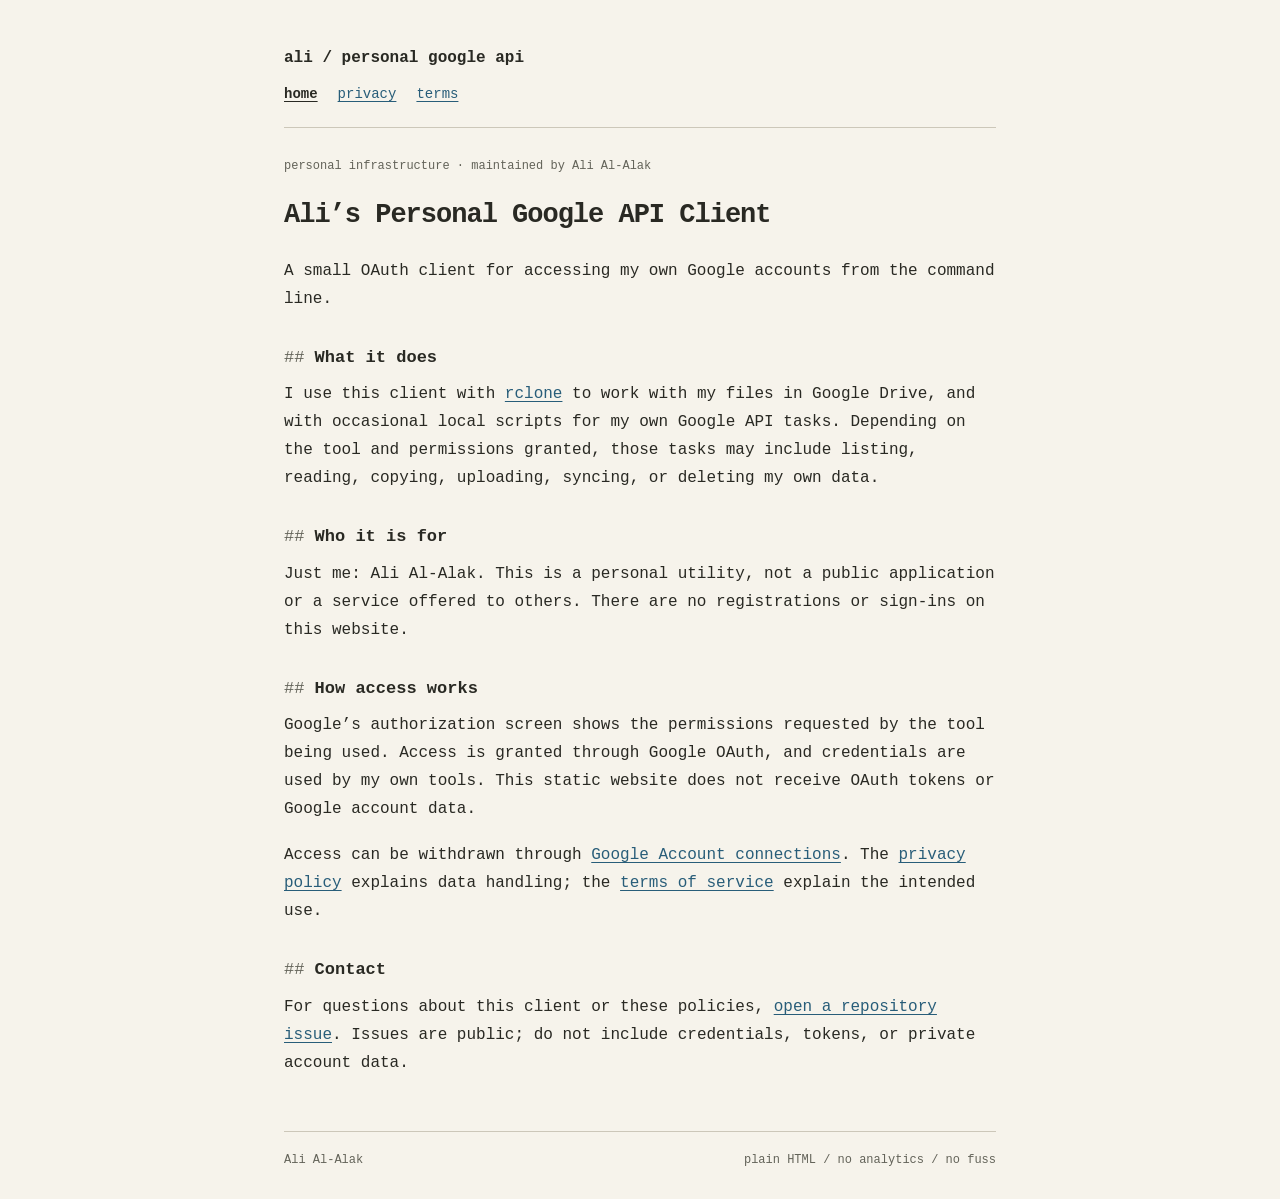
<file: index.html>
<!doctype html>
<html lang="en">
<head>
  <meta charset="utf-8">
  <meta name="viewport" content="width=device-width, initial-scale=1">
  <meta name="description" content="Ali’s Personal Google API Client: private command-line access to my own Google accounts using rclone and occasional scripts.">
  <title>Ali’s Personal Google API Client</title>
  <link rel="stylesheet" href="style.css">
</head>
<body>
  <header>
    <a class="site-name" href="./">ali / personal google api</a>
    <nav aria-label="Main navigation"><a href="./" aria-current="page">home</a><a href="privacy.html">privacy</a><a href="terms.html">terms</a></nav>
  </header>
  <main id="main">
    <p class="meta">personal infrastructure · maintained by Ali Al-Alak</p>
    <h1>Ali’s Personal Google API Client</h1>
    <p>A small OAuth client for accessing my own Google accounts from the command line.</p>
    <h2>What it does</h2>
    <p>I use this client with <a href="https://rclone.org/">rclone</a> to work with my files in Google Drive, and with occasional local scripts for my own Google API tasks. Depending on the tool and permissions granted, those tasks may include listing, reading, copying, uploading, syncing, or deleting my own data.</p>
    <h2>Who it is for</h2>
    <p>Just me: Ali Al-Alak. This is a personal utility, not a public application or a service offered to others. There are no registrations or sign-ins on this website.</p>
    <h2>How access works</h2>
    <p>Google’s authorization screen shows the permissions requested by the tool being used. Access is granted through Google OAuth, and credentials are used by my own tools. This static website does not receive OAuth tokens or Google account data.</p>
    <p>Access can be withdrawn through <a href="https://myaccount.google.com/connections">Google Account connections</a>. The <a href="privacy.html">privacy policy</a> explains data handling; the <a href="terms.html">terms of service</a> explain the intended use.</p>
    <h2>Contact</h2>
    <p>For questions about this client or these policies, <a href="https://github.com/a-alak/personal-google-api/issues/new">open a repository issue</a>. Issues are public; do not include credentials, tokens, or private account data.</p>
  </main>
  <footer><span>Ali Al-Alak</span><span>plain HTML / no analytics / no fuss</span></footer>
</body>
</html>
</file>
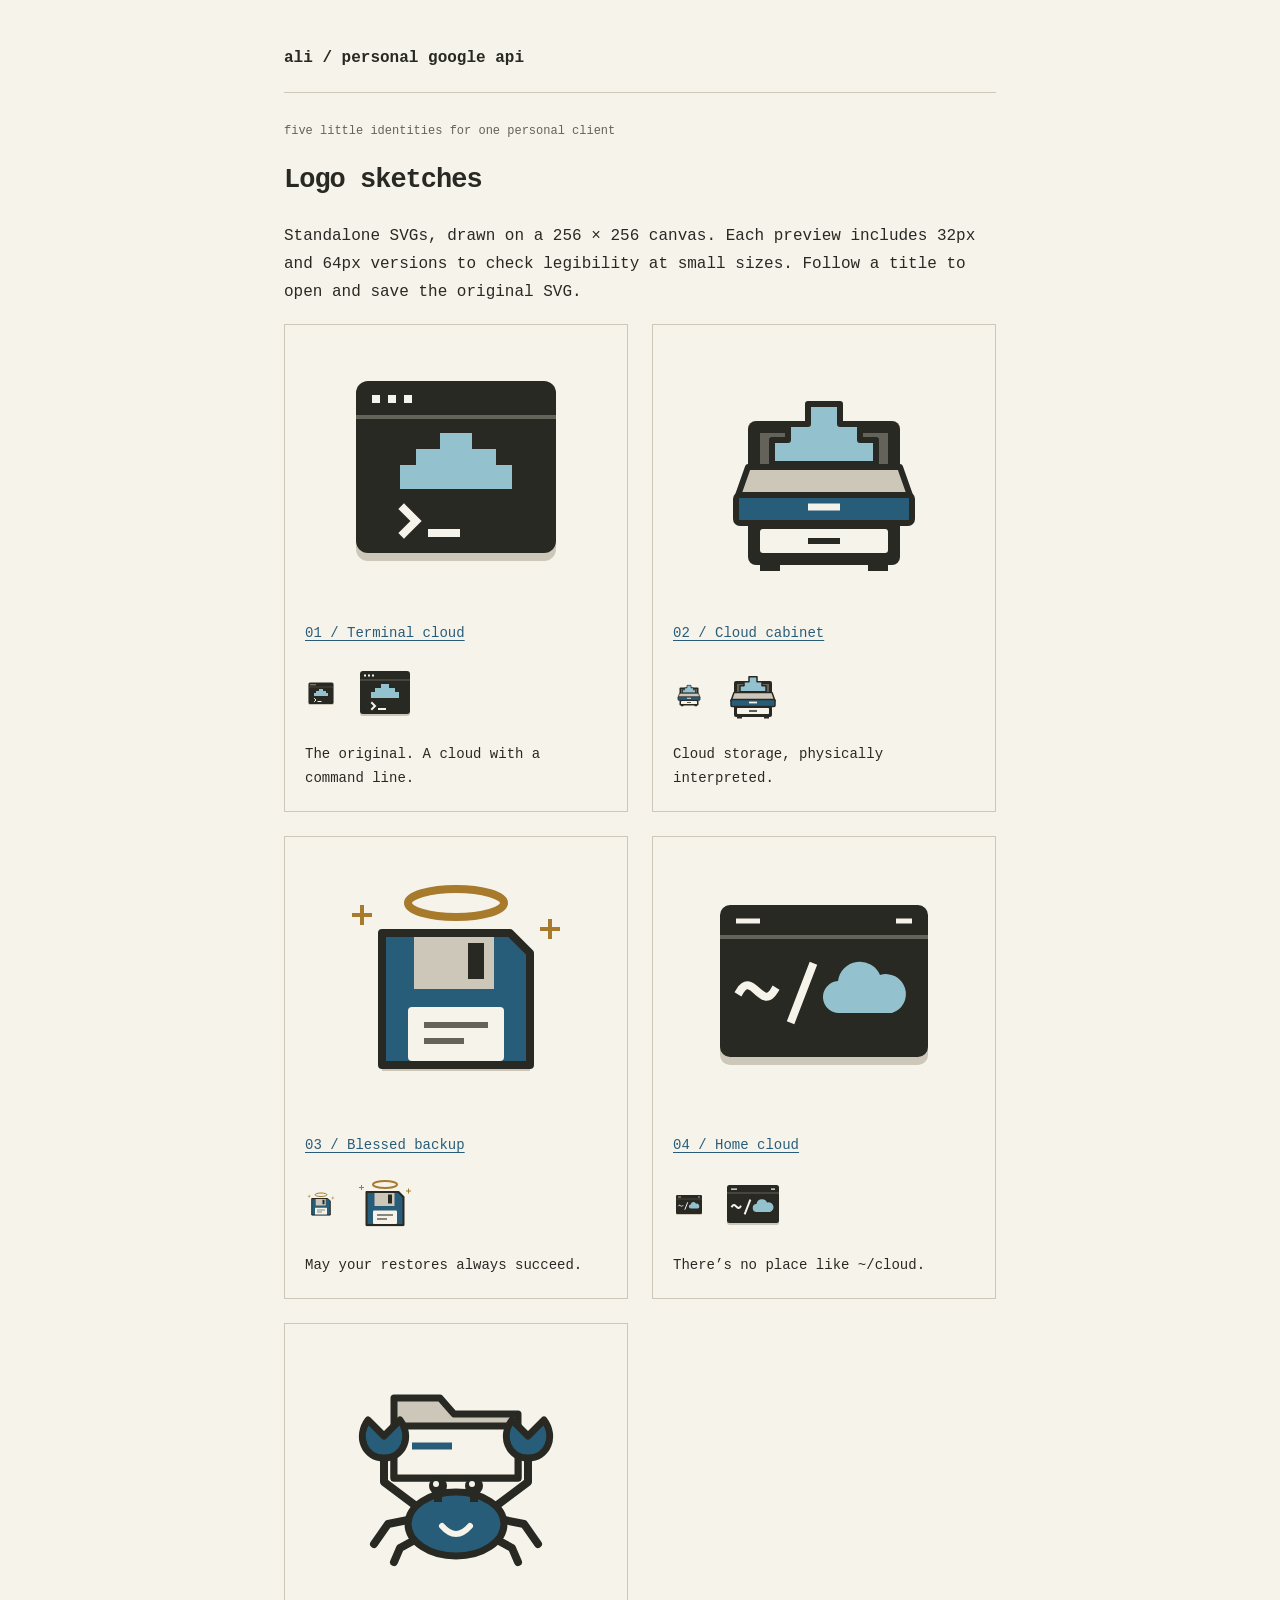
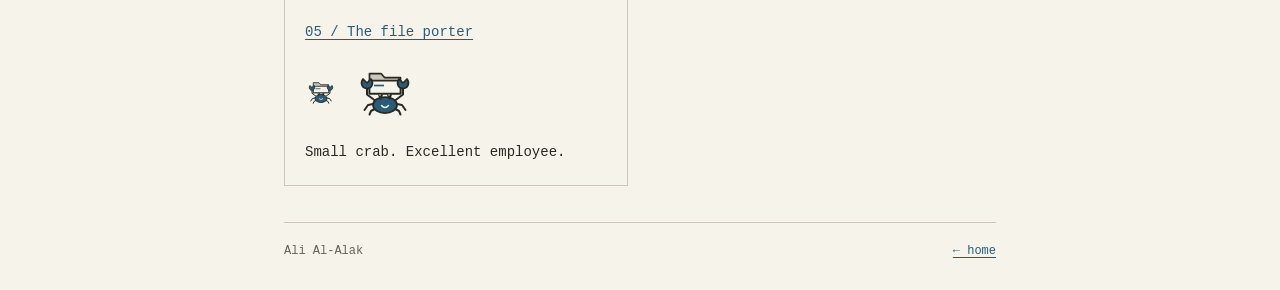
<file: logos/index.html>
<!doctype html>
<html lang="en">
<head>
  <meta charset="utf-8">
  <meta name="viewport" content="width=device-width, initial-scale=1">
  <title>Logo sketches — Ali’s Personal Google API Client</title>
  <link rel="stylesheet" href="../style.css">
  <style>
    .logos { display: grid; grid-template-columns: repeat(auto-fit, minmax(230px, 1fr)); gap: 24px; }
    figure { margin: 0; border: 1px solid var(--rule); padding: 20px; }
    .large { display: block; width: 100%; max-width: 256px; height: auto; margin: 0 auto 20px; }
    figcaption { font-size: 14px; }
    .small { display: flex; align-items: center; gap: 16px; margin: 16px 0; }
    .small img { flex: none; }
  </style>
</head>
<body>
  <header><a class="site-name" href="../">ali / personal google api</a></header>
  <main>
    <p class="meta">five little identities for one personal client</p>
    <h1>Logo sketches</h1>
    <p>Standalone SVGs, drawn on a 256 × 256 canvas. Each preview includes 32px and 64px versions to check legibility at small sizes. Follow a title to open and save the original SVG.</p>
    <div class="logos">
      <figure>
        <img class="large" src="terminal-cloud.svg" alt="Pixel cloud and command prompt inside a terminal" width="256" height="256">
        <figcaption><a href="terminal-cloud.svg">01 / Terminal cloud</a><div class="small" aria-hidden="true"><img src="terminal-cloud.svg" width="32" height="32" alt=""><img src="terminal-cloud.svg" width="64" height="64" alt=""></div>The original. A cloud with a command line.</figcaption>
      </figure>
      <figure>
        <img class="large" src="cloud-cabinet.svg" alt="Blue cloud filed inside a two-drawer cabinet" width="256" height="256">
        <figcaption><a href="cloud-cabinet.svg">02 / Cloud cabinet</a><div class="small" aria-hidden="true"><img src="cloud-cabinet.svg" width="32" height="32" alt=""><img src="cloud-cabinet.svg" width="64" height="64" alt=""></div>Cloud storage, physically interpreted.</figcaption>
      </figure>
      <figure>
        <img class="large" src="floppy-halo.svg" alt="Blue floppy disk with a golden halo" width="256" height="256">
        <figcaption><a href="floppy-halo.svg">03 / Blessed backup</a><div class="small" aria-hidden="true"><img src="floppy-halo.svg" width="32" height="32" alt=""><img src="floppy-halo.svg" width="64" height="64" alt=""></div>May your restores always succeed.</figcaption>
      </figure>
      <figure>
        <img class="large" src="home-cloud.svg" alt="Terminal showing tilde, slash, and a cloud" width="256" height="256">
        <figcaption><a href="home-cloud.svg">04 / Home cloud</a><div class="small" aria-hidden="true"><img src="home-cloud.svg" width="32" height="32" alt=""><img src="home-cloud.svg" width="64" height="64" alt=""></div>There’s no place like ~/cloud.</figcaption>
      </figure>
      <figure>
        <img class="large" src="folder-crab.svg" alt="Smiling blue crab holding a file folder" width="256" height="256">
        <figcaption><a href="folder-crab.svg">05 / The file porter</a><div class="small" aria-hidden="true"><img src="folder-crab.svg" width="32" height="32" alt=""><img src="folder-crab.svg" width="64" height="64" alt=""></div>Small crab. Excellent employee.</figcaption>
      </figure>
    </div>
  </main>
  <footer><span>Ali Al-Alak</span><a href="../">← home</a></footer>
</body>
</html>
</file>
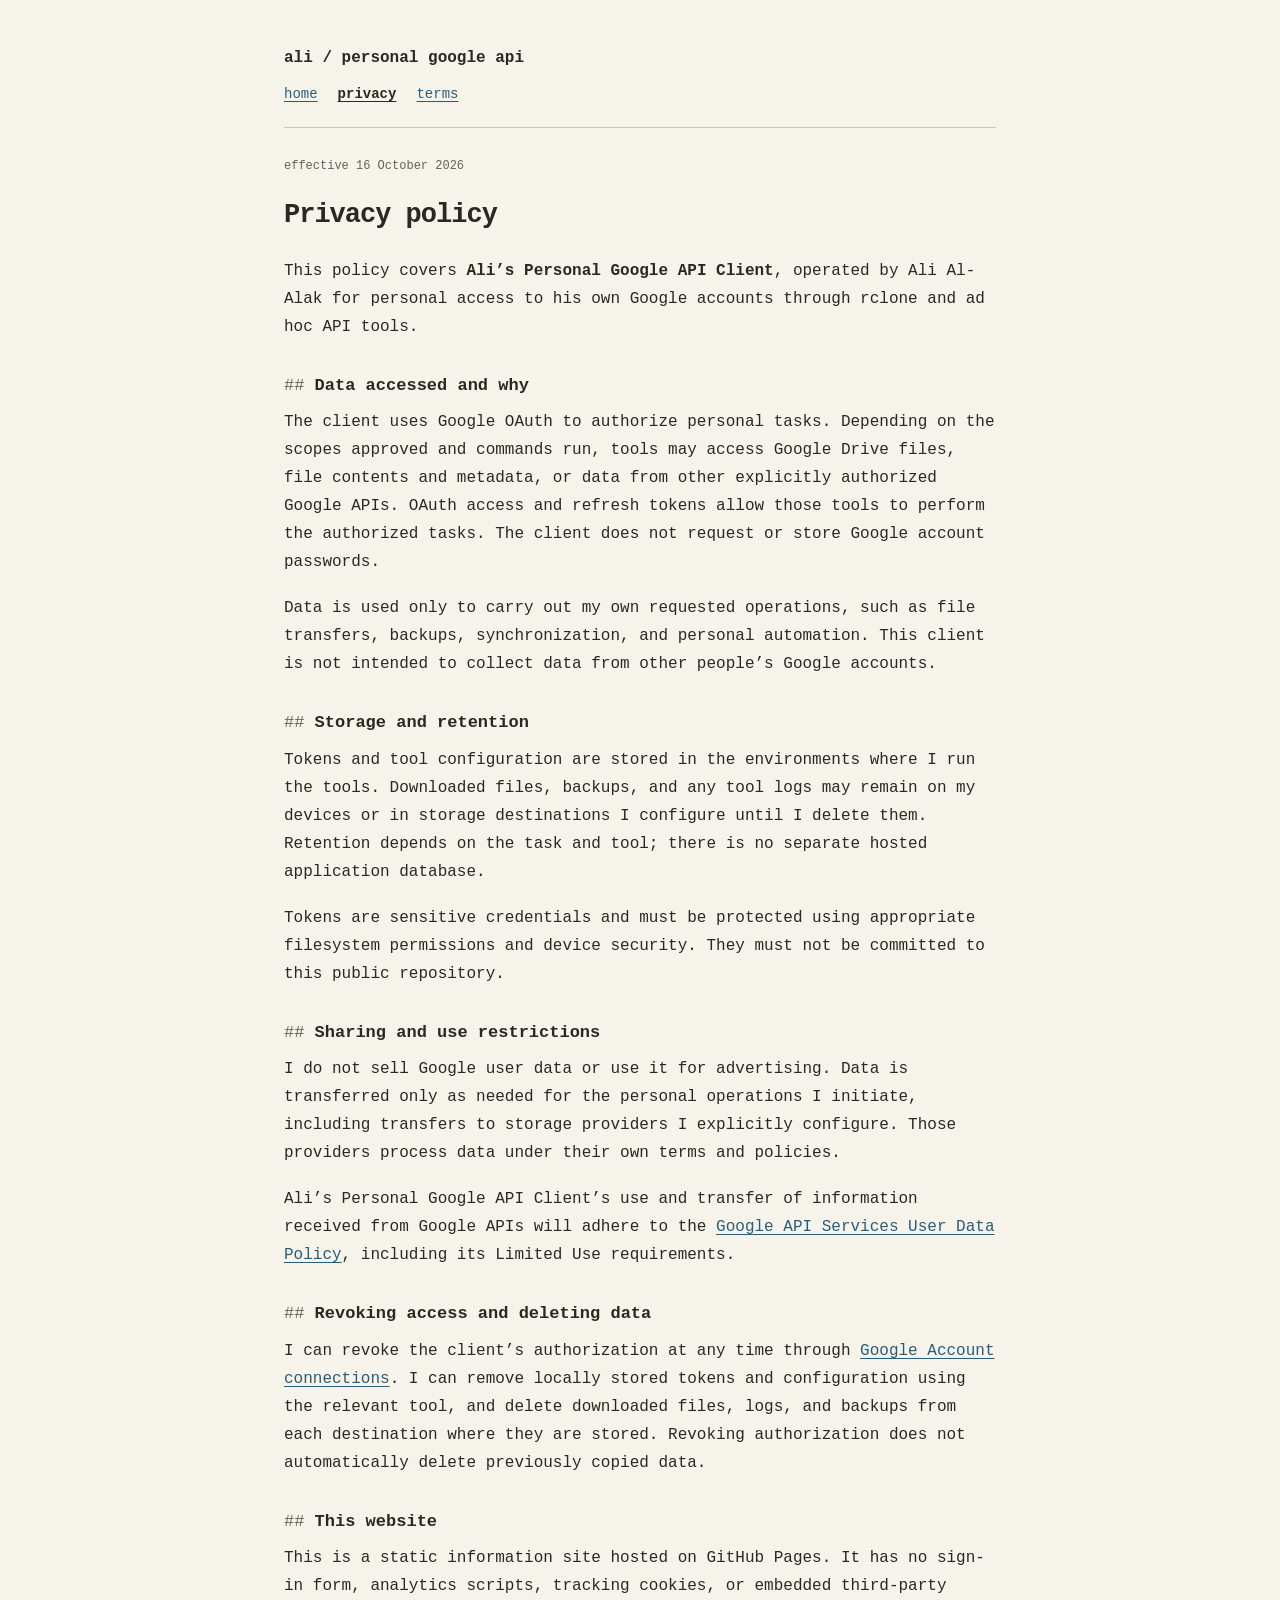
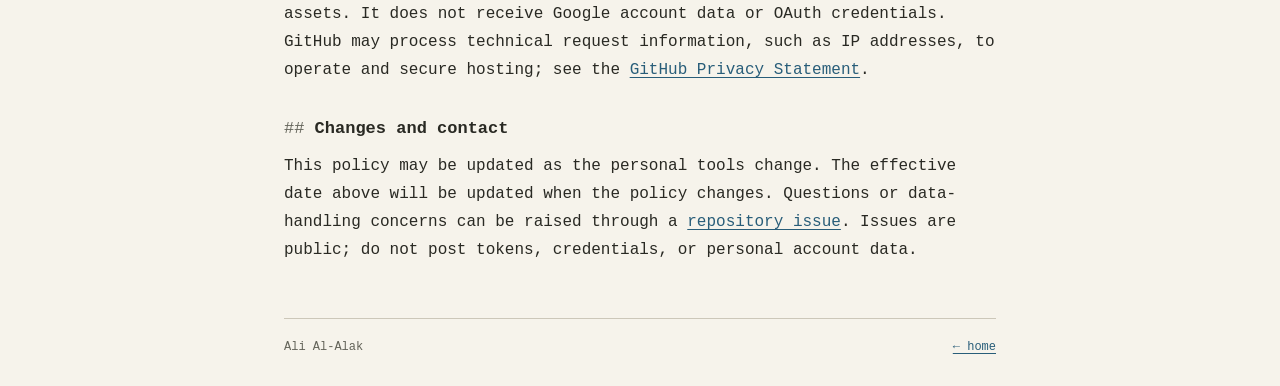
<file: privacy.html>
<!doctype html>
<html lang="en">
<head>
  <meta charset="utf-8">
  <meta name="viewport" content="width=device-width, initial-scale=1">
  <meta name="description" content="Privacy policy for Ali’s Personal Google API Client.">
  <title>Privacy policy — Ali’s Personal Google API Client</title>
  <link rel="stylesheet" href="style.css">
</head>
<body>
  <header>
    <a class="site-name" href="./">ali / personal google api</a>
    <nav aria-label="Main navigation"><a href="./">home</a><a href="privacy.html" aria-current="page">privacy</a><a href="terms.html">terms</a></nav>
  </header>
  <main id="main">
    <p class="meta">effective <time datetime="2026-10-16">16 October 2026</time></p>
    <h1>Privacy policy</h1>
    <p>This policy covers <strong>Ali’s Personal Google API Client</strong>, operated by Ali Al-Alak for personal access to his own Google accounts through rclone and ad hoc API tools.</p>
    <h2>Data accessed and why</h2>
    <p>The client uses Google OAuth to authorize personal tasks. Depending on the scopes approved and commands run, tools may access Google Drive files, file contents and metadata, or data from other explicitly authorized Google APIs. OAuth access and refresh tokens allow those tools to perform the authorized tasks. The client does not request or store Google account passwords.</p>
    <p>Data is used only to carry out my own requested operations, such as file transfers, backups, synchronization, and personal automation. This client is not intended to collect data from other people’s Google accounts.</p>
    <h2>Storage and retention</h2>
    <p>Tokens and tool configuration are stored in the environments where I run the tools. Downloaded files, backups, and any tool logs may remain on my devices or in storage destinations I configure until I delete them. Retention depends on the task and tool; there is no separate hosted application database.</p>
    <p>Tokens are sensitive credentials and must be protected using appropriate filesystem permissions and device security. They must not be committed to this public repository.</p>
    <h2>Sharing and use restrictions</h2>
    <p>I do not sell Google user data or use it for advertising. Data is transferred only as needed for the personal operations I initiate, including transfers to storage providers I explicitly configure. Those providers process data under their own terms and policies.</p>
    <p>Ali’s Personal Google API Client’s use and transfer of information received from Google APIs will adhere to the <a href="https://developers.google.com/terms/api-services-user-data-policy">Google API Services User Data Policy</a>, including its Limited Use requirements.</p>
    <h2>Revoking access and deleting data</h2>
    <p>I can revoke the client’s authorization at any time through <a href="https://myaccount.google.com/connections">Google Account connections</a>. I can remove locally stored tokens and configuration using the relevant tool, and delete downloaded files, logs, and backups from each destination where they are stored. Revoking authorization does not automatically delete previously copied data.</p>
    <h2>This website</h2>
    <p>This is a static information site hosted on GitHub Pages. It has no sign-in form, analytics scripts, tracking cookies, or embedded third-party assets. It does not receive Google account data or OAuth credentials. GitHub may process technical request information, such as IP addresses, to operate and secure hosting; see the <a href="https://docs.github.com/en/site-policy/privacy-policies/github-general-privacy-statement">GitHub Privacy Statement</a>.</p>
    <h2>Changes and contact</h2>
    <p>This policy may be updated as the personal tools change. The effective date above will be updated when the policy changes. Questions or data-handling concerns can be raised through a <a href="https://github.com/a-alak/personal-google-api/issues/new">repository issue</a>. Issues are public; do not post tokens, credentials, or personal account data.</p>
  </main>
  <footer><span>Ali Al-Alak</span><a href="./">← home</a></footer>
</body>
</html>
</file>
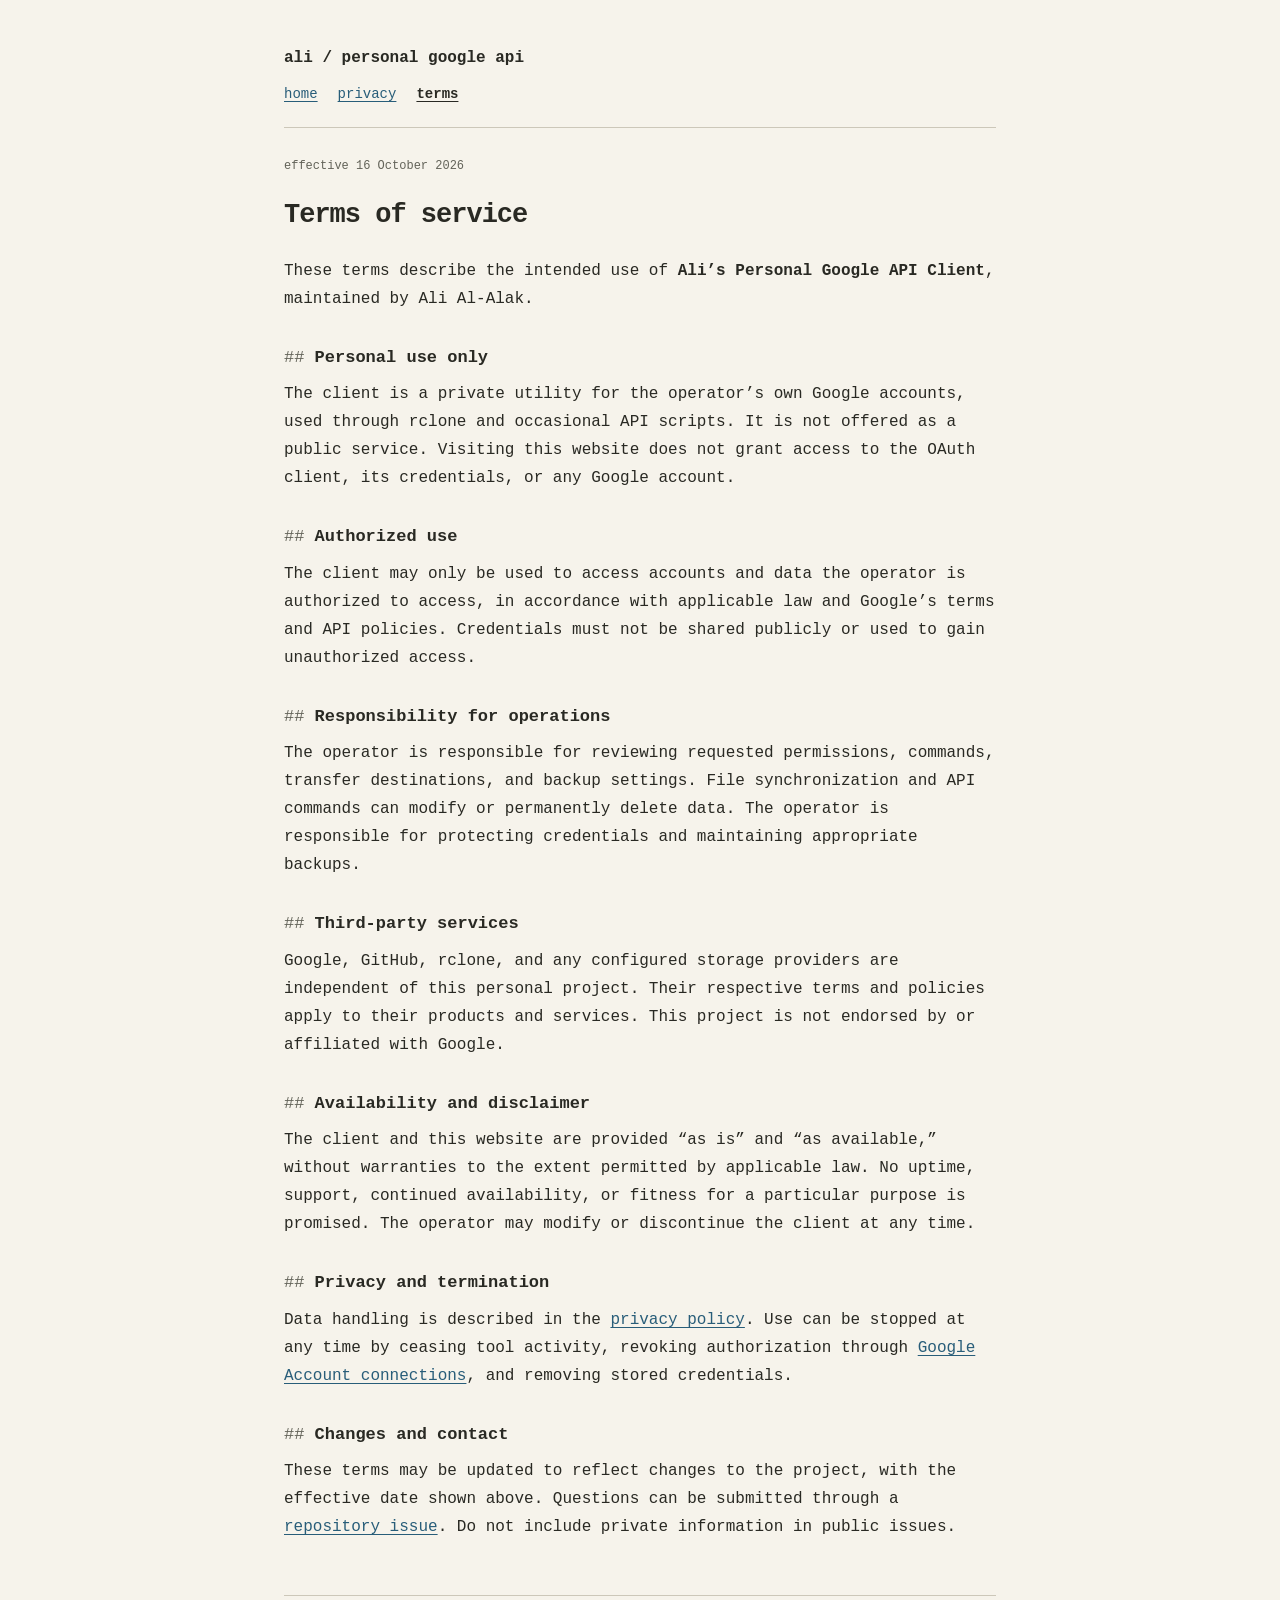
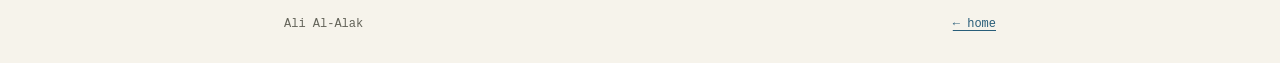
<file: terms.html>
<!doctype html>
<html lang="en">
<head>
  <meta charset="utf-8">
  <meta name="viewport" content="width=device-width, initial-scale=1">
  <meta name="description" content="Terms of service for Ali’s Personal Google API Client.">
  <title>Terms of service — Ali’s Personal Google API Client</title>
  <link rel="stylesheet" href="style.css">
</head>
<body>
  <header>
    <a class="site-name" href="./">ali / personal google api</a>
    <nav aria-label="Main navigation"><a href="./">home</a><a href="privacy.html">privacy</a><a href="terms.html" aria-current="page">terms</a></nav>
  </header>
  <main id="main">
    <p class="meta">effective <time datetime="2026-10-16">16 October 2026</time></p>
    <h1>Terms of service</h1>
    <p>These terms describe the intended use of <strong>Ali’s Personal Google API Client</strong>, maintained by Ali Al-Alak.</p>
    <h2>Personal use only</h2>
    <p>The client is a private utility for the operator’s own Google accounts, used through rclone and occasional API scripts. It is not offered as a public service. Visiting this website does not grant access to the OAuth client, its credentials, or any Google account.</p>
    <h2>Authorized use</h2>
    <p>The client may only be used to access accounts and data the operator is authorized to access, in accordance with applicable law and Google’s terms and API policies. Credentials must not be shared publicly or used to gain unauthorized access.</p>
    <h2>Responsibility for operations</h2>
    <p>The operator is responsible for reviewing requested permissions, commands, transfer destinations, and backup settings. File synchronization and API commands can modify or permanently delete data. The operator is responsible for protecting credentials and maintaining appropriate backups.</p>
    <h2>Third-party services</h2>
    <p>Google, GitHub, rclone, and any configured storage providers are independent of this personal project. Their respective terms and policies apply to their products and services. This project is not endorsed by or affiliated with Google.</p>
    <h2>Availability and disclaimer</h2>
    <p>The client and this website are provided “as is” and “as available,” without warranties to the extent permitted by applicable law. No uptime, support, continued availability, or fitness for a particular purpose is promised. The operator may modify or discontinue the client at any time.</p>
    <h2>Privacy and termination</h2>
    <p>Data handling is described in the <a href="privacy.html">privacy policy</a>. Use can be stopped at any time by ceasing tool activity, revoking authorization through <a href="https://myaccount.google.com/connections">Google Account connections</a>, and removing stored credentials.</p>
    <h2>Changes and contact</h2>
    <p>These terms may be updated to reflect changes to the project, with the effective date shown above. Questions can be submitted through a <a href="https://github.com/a-alak/personal-google-api/issues/new">repository issue</a>. Do not include private information in public issues.</p>
  </main>
  <footer><span>Ali Al-Alak</span><a href="./">← home</a></footer>
</body>
</html>
</file>
<file: style.css>
:root {
  color-scheme: light dark;
  --paper: #f6f3eb;
  --ink: #292923;
  --muted: #636359;
  --rule: #ccc7b9;
  --link: #285d79;
}

* { box-sizing: border-box; }

body {
  max-width: 760px;
  margin: 0 auto;
  padding: 44px 24px 28px;
  background: var(--paper);
  color: var(--ink);
  font: 16px/1.75 ui-monospace, SFMono-Regular, Consolas, "Liberation Mono", monospace;
  overflow-wrap: break-word;
}

a { color: var(--link); text-underline-offset: 3px; }
a:hover { text-decoration-thickness: 2px; }
a:focus-visible { outline: 2px solid var(--link); outline-offset: 4px; }
header { border-bottom: 1px solid var(--rule); padding-bottom: 20px; }
.site-name { color: var(--ink); font-weight: bold; text-decoration: none; }
nav { display: flex; flex-wrap: wrap; gap: 20px; margin-top: 10px; font-size: 14px; }
nav a[aria-current="page"] { color: var(--ink); font-weight: bold; }
main { padding: 28px 0 36px; }
.meta { color: var(--muted); font-size: 12px; }
h1 { font-size: 27px; line-height: 1.35; margin: 20px 0 24px; letter-spacing: -1px; }
h2 { font-size: 17px; line-height: 1.5; margin: 32px 0 10px; }
h2::before { content: "## "; color: var(--muted); font-weight: normal; }
p { margin: 0 0 18px; }
footer { display: flex; justify-content: space-between; flex-wrap: wrap; gap: 8px 20px; border-top: 1px solid var(--rule); padding-top: 18px; color: var(--muted); font-size: 12px; }

@media (max-width: 480px) {
  body { padding: 24px 18px; font-size: 15px; }
  h1 { font-size: 24px; }
}

@media (prefers-color-scheme: dark) {
  :root { --paper: #1d201e; --ink: #e1e0d6; --muted: #a7ada2; --rule: #464b43; --link: #94c1ce; }
}
</file>
